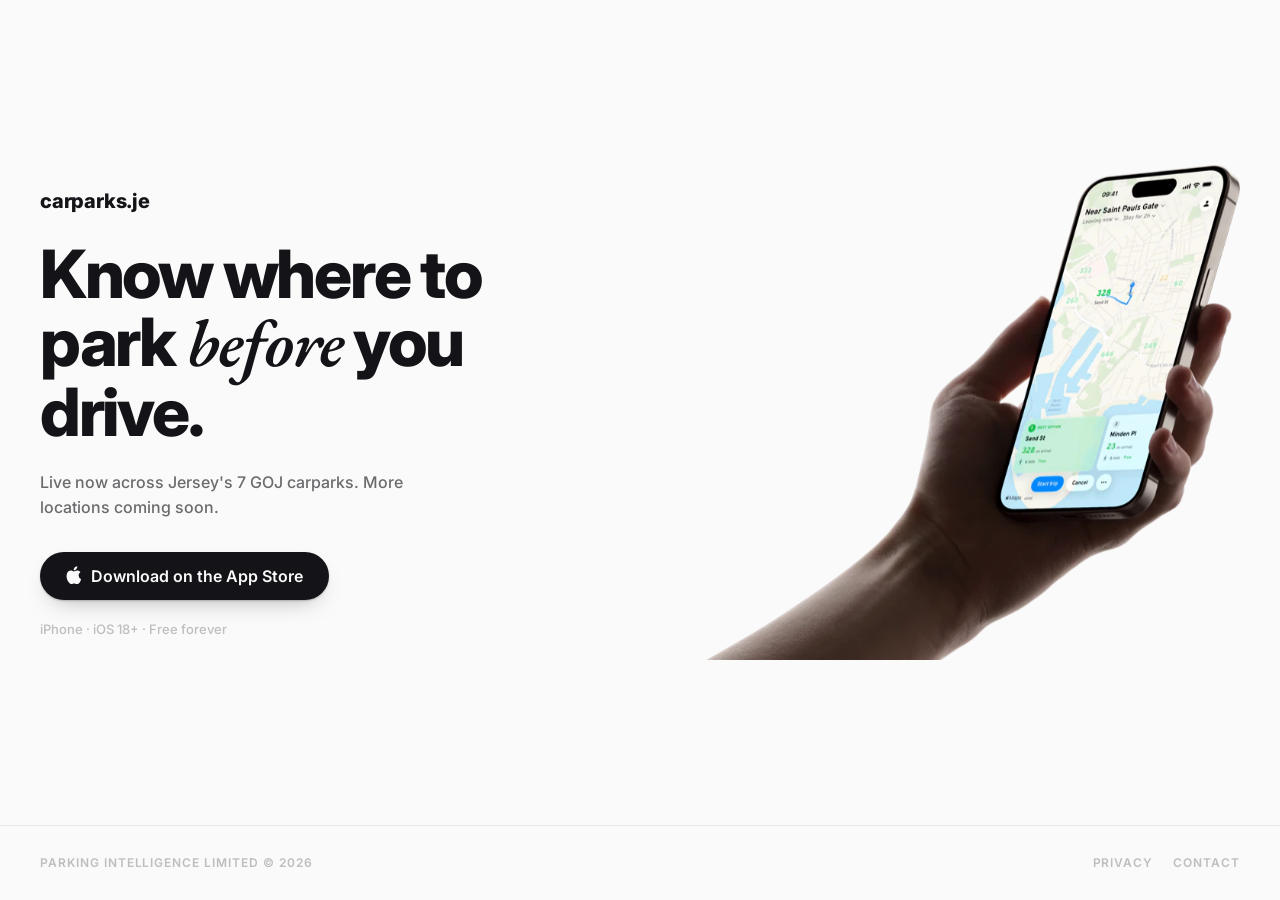
<file: index.html>
<!DOCTYPE html>
<html lang="en-GB">
<head>
  <meta charset="UTF-8">
  <meta name="viewport" content="width=device-width, initial-scale=1, viewport-fit=cover">
  <title>carparks.je — Know where to park before you drive.</title>
  <meta name="description" content="Live now across Jersey's 7 GOJ carparks. More locations coming soon.">
  <meta name="theme-color" content="#fafafa">

  <link rel="icon" href="/favicon.svg" type="image/svg+xml">
  <link rel="apple-touch-icon" href="/apple-touch-icon.png">

  <link rel="preconnect" href="https://fonts.googleapis.com">
  <link rel="preconnect" href="https://fonts.gstatic.com" crossorigin>
  <link href="https://fonts.googleapis.com/css2?family=EB+Garamond:ital,wght@1,600&family=Inter:wght@500;600;700;800&display=swap" rel="stylesheet">

  <link rel="preload" as="image" href="hand.webp" imagesrcset="hand.webp 1x, hand-2x.webp 2x">

  <link rel="stylesheet" href="styles.css">
</head>
<body>
  <section class="hero">
    <div class="hero-inner">
      <div class="hero-copy">
        <p class="hero-brand">carparks.je</p>
        <h1 class="hero-title">
          Know where to park <em>before</em> you drive.
        </h1>
        <p class="hero-sub">
          Live now across Jersey's 7 GOJ carparks. More locations coming soon.
        </p>
        <div class="hero-ctas">
          <a class="btn btn-primary" href="#">
            <svg class="apple-logo" viewBox="0 0 17 20" width="15" height="18" aria-hidden="true">
              <path fill="currentColor" d="M14.3 10.6c0-2.4 2-3.5 2.1-3.6-1.2-1.7-3-1.9-3.7-2-1.5-.2-3 .9-3.8.9-.8 0-2-.9-3.3-.9-1.7 0-3.3 1-4.1 2.5-1.8 3.1-.5 7.7 1.2 10.2.9 1.2 1.9 2.6 3.2 2.6 1.3 0 1.8-.8 3.4-.8s2 .8 3.4.8c1.4 0 2.3-1.2 3.1-2.5.7-1 1-2 1.3-3.1-.1 0-2.6-1-2.8-4.1zM11.7 3.3C12.4 2.4 12.9 1.2 12.8 0c-1 .1-2.3.7-3 1.5-.6.8-1.2 2-1.1 3.2 1.2.1 2.3-.5 3-1.4z"/>
            </svg>
            Download on the App Store
          </a>
        </div>
        <p class="hero-meta">iPhone · iOS 18+ · Free forever</p>
      </div>

      <div class="hero-media">
        <img class="hand" src="hand.webp" srcset="hand.webp 1x, hand-2x.webp 2x" alt="" aria-hidden="true">
      </div>
    </div>
  </section>

  <footer class="site-footer">
    <div class="footer-inner">
      <p class="footer-line">Parking Intelligence Limited &copy; 2026</p>
      <nav class="footer-nav" aria-label="Footer">
        <a href="/privacy">Privacy</a>
        <a href="mailto:hello@carparks.je">Contact</a>
      </nav>
    </div>
  </footer>
</body>
</html>
</file>
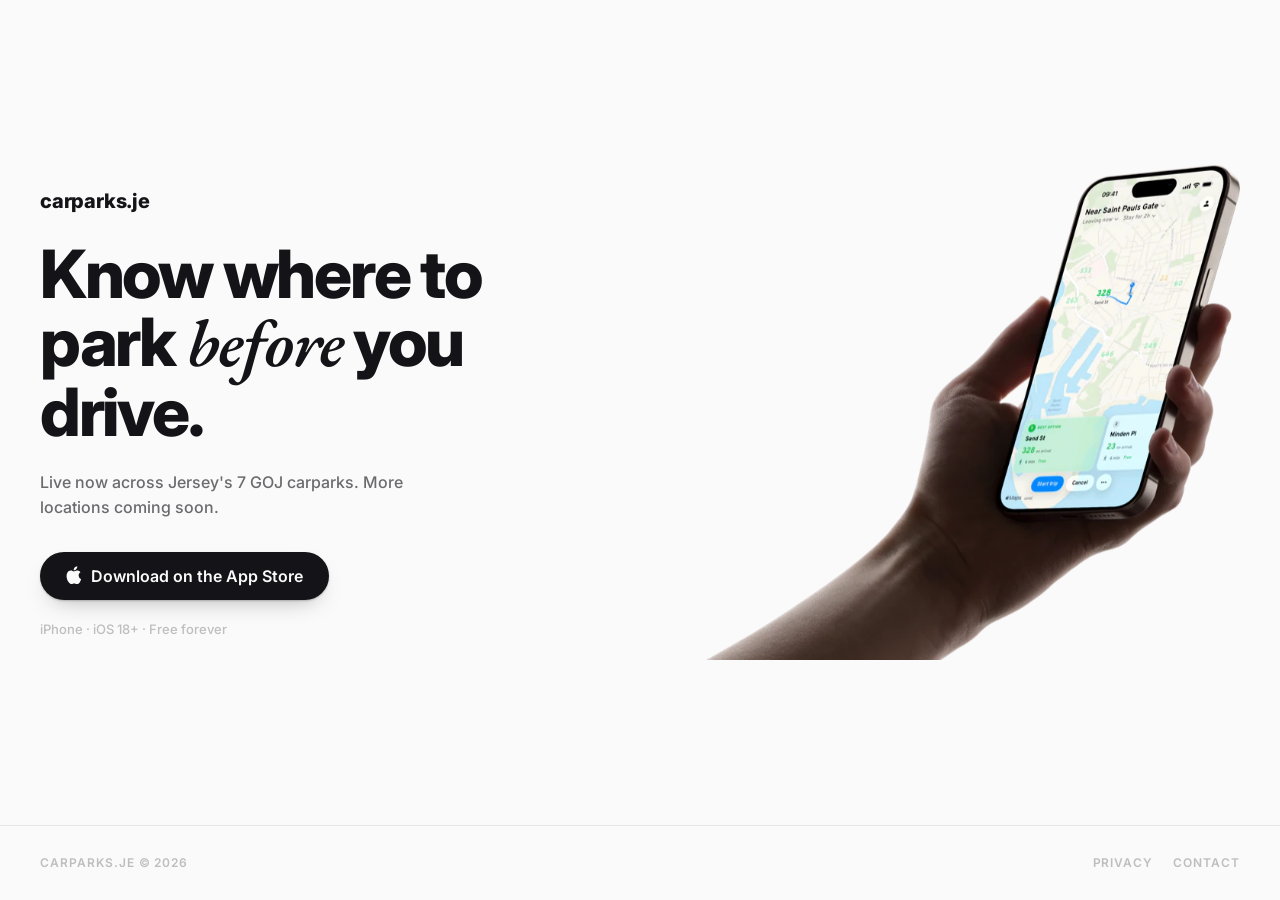
<file: landing.html>
<!DOCTYPE html>
<html lang="en-GB">
<head>
  <meta charset="UTF-8">
  <meta name="viewport" content="width=device-width, initial-scale=1, viewport-fit=cover">
  <title>carparks.je — Know where to park before you drive.</title>
  <meta name="description" content="Live now across Jersey's 7 GOJ carparks. More locations coming soon.">
  <meta name="theme-color" content="#fafafa">

  <link rel="icon" href="/favicon.svg" type="image/svg+xml">
  <link rel="apple-touch-icon" href="/apple-touch-icon.png">

  <link rel="preconnect" href="https://fonts.googleapis.com">
  <link rel="preconnect" href="https://fonts.gstatic.com" crossorigin>
  <link href="https://fonts.googleapis.com/css2?family=EB+Garamond:ital,wght@1,600&family=Inter:wght@500;600;700;800&display=swap" rel="stylesheet">

  <link rel="preload" as="image" href="hand.webp" imagesrcset="hand.webp 1x, hand-2x.webp 2x">

  <link rel="stylesheet" href="styles.css">
</head>
<body>
  <section class="hero">
    <div class="hero-inner">
      <div class="hero-copy">
        <p class="hero-brand">carparks.je</p>
        <h1 class="hero-title">
          Know where to park <em>before</em> you drive.
        </h1>
        <p class="hero-sub">
          Live now across Jersey's 7 GOJ carparks. More locations coming soon.
        </p>
        <div class="hero-ctas">
          <a class="btn btn-primary" href="#">
            <svg class="apple-logo" viewBox="0 0 17 20" width="15" height="18" aria-hidden="true">
              <path fill="currentColor" d="M14.3 10.6c0-2.4 2-3.5 2.1-3.6-1.2-1.7-3-1.9-3.7-2-1.5-.2-3 .9-3.8.9-.8 0-2-.9-3.3-.9-1.7 0-3.3 1-4.1 2.5-1.8 3.1-.5 7.7 1.2 10.2.9 1.2 1.9 2.6 3.2 2.6 1.3 0 1.8-.8 3.4-.8s2 .8 3.4.8c1.4 0 2.3-1.2 3.1-2.5.7-1 1-2 1.3-3.1-.1 0-2.6-1-2.8-4.1zM11.7 3.3C12.4 2.4 12.9 1.2 12.8 0c-1 .1-2.3.7-3 1.5-.6.8-1.2 2-1.1 3.2 1.2.1 2.3-.5 3-1.4z"/>
            </svg>
            Download on the App Store
          </a>
        </div>
        <p class="hero-meta">iPhone · iOS 18+ · Free forever</p>
      </div>

      <div class="hero-media">
        <img class="hand" src="hand.webp" srcset="hand.webp 1x, hand-2x.webp 2x" alt="" aria-hidden="true">
      </div>
    </div>
  </section>

  <footer class="site-footer">
    <div class="footer-inner">
      <p class="footer-line">carparks.je &copy; 2026</p>
      <nav class="footer-nav" aria-label="Footer">
        <a href="/privacy">Privacy</a>
        <a href="mailto:hello@carparks.je">Contact</a>
      </nav>
    </div>
  </footer>
</body>
</html>
</file>
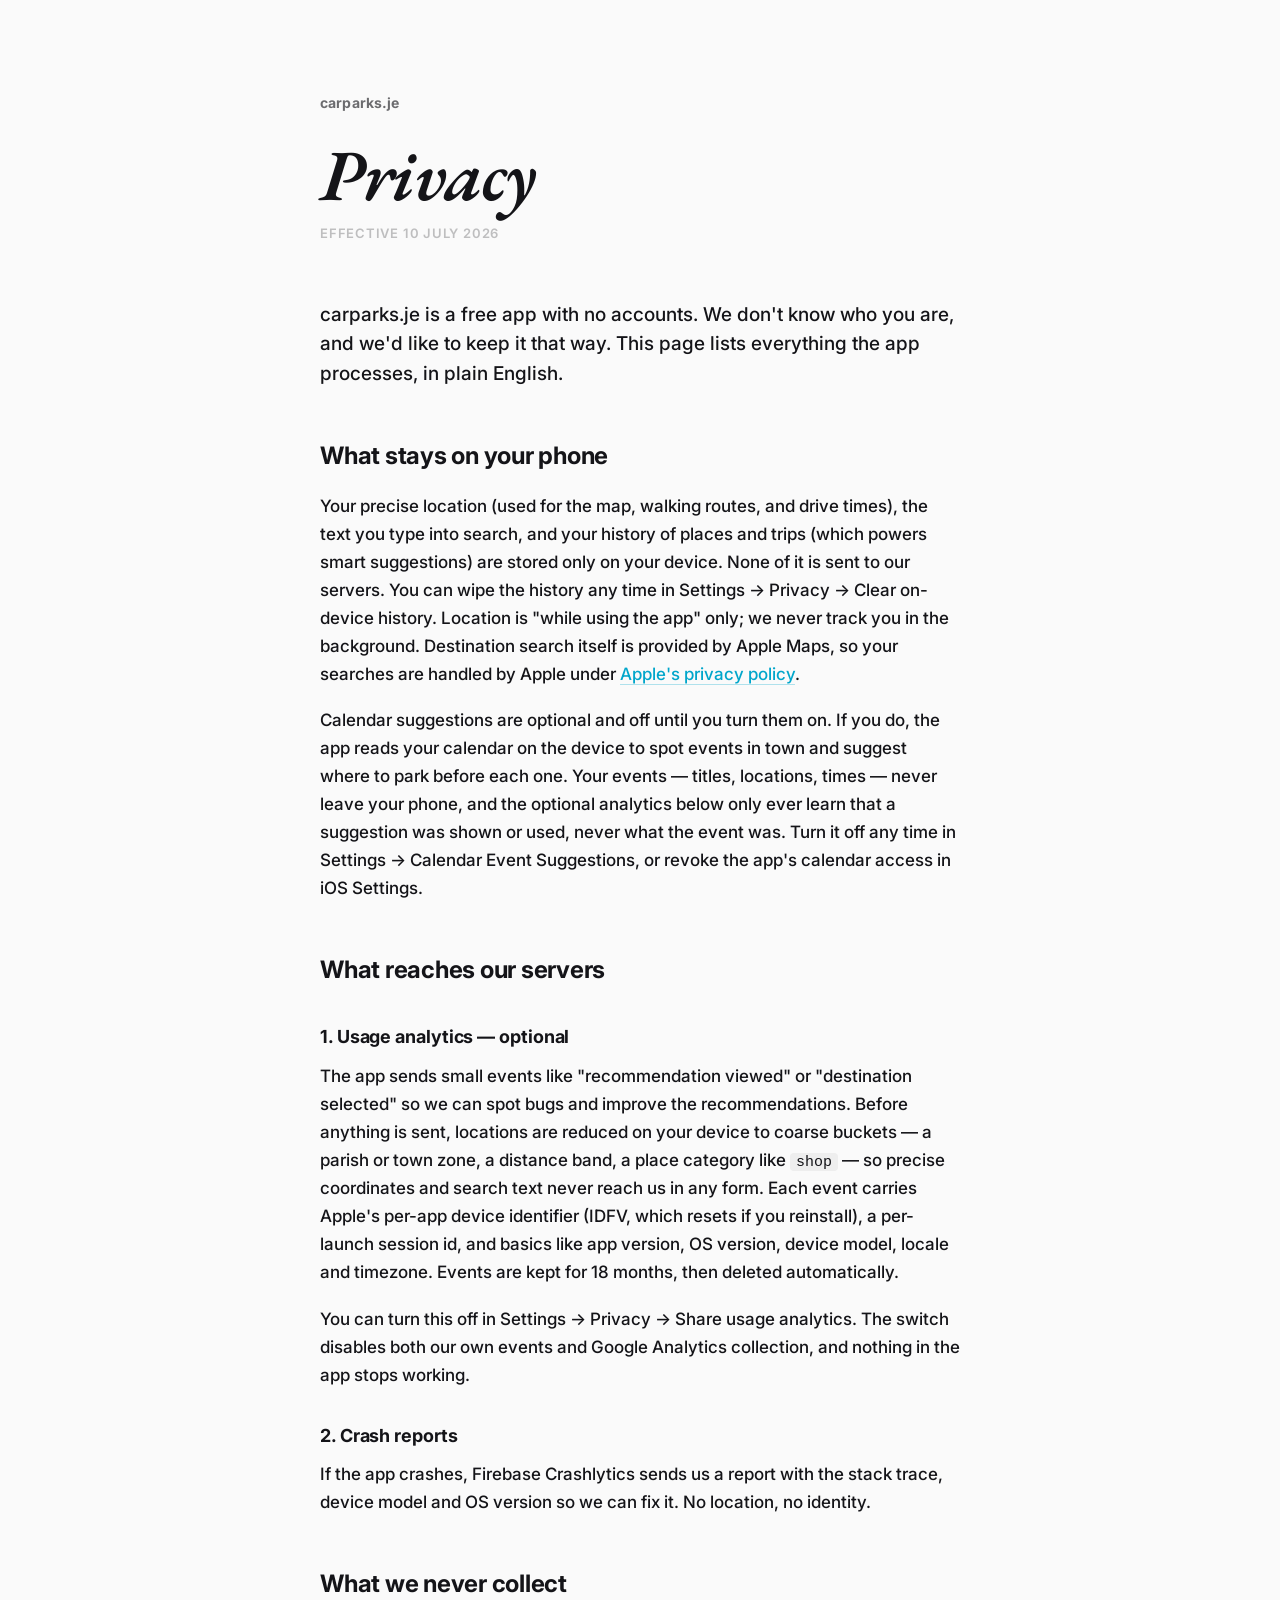
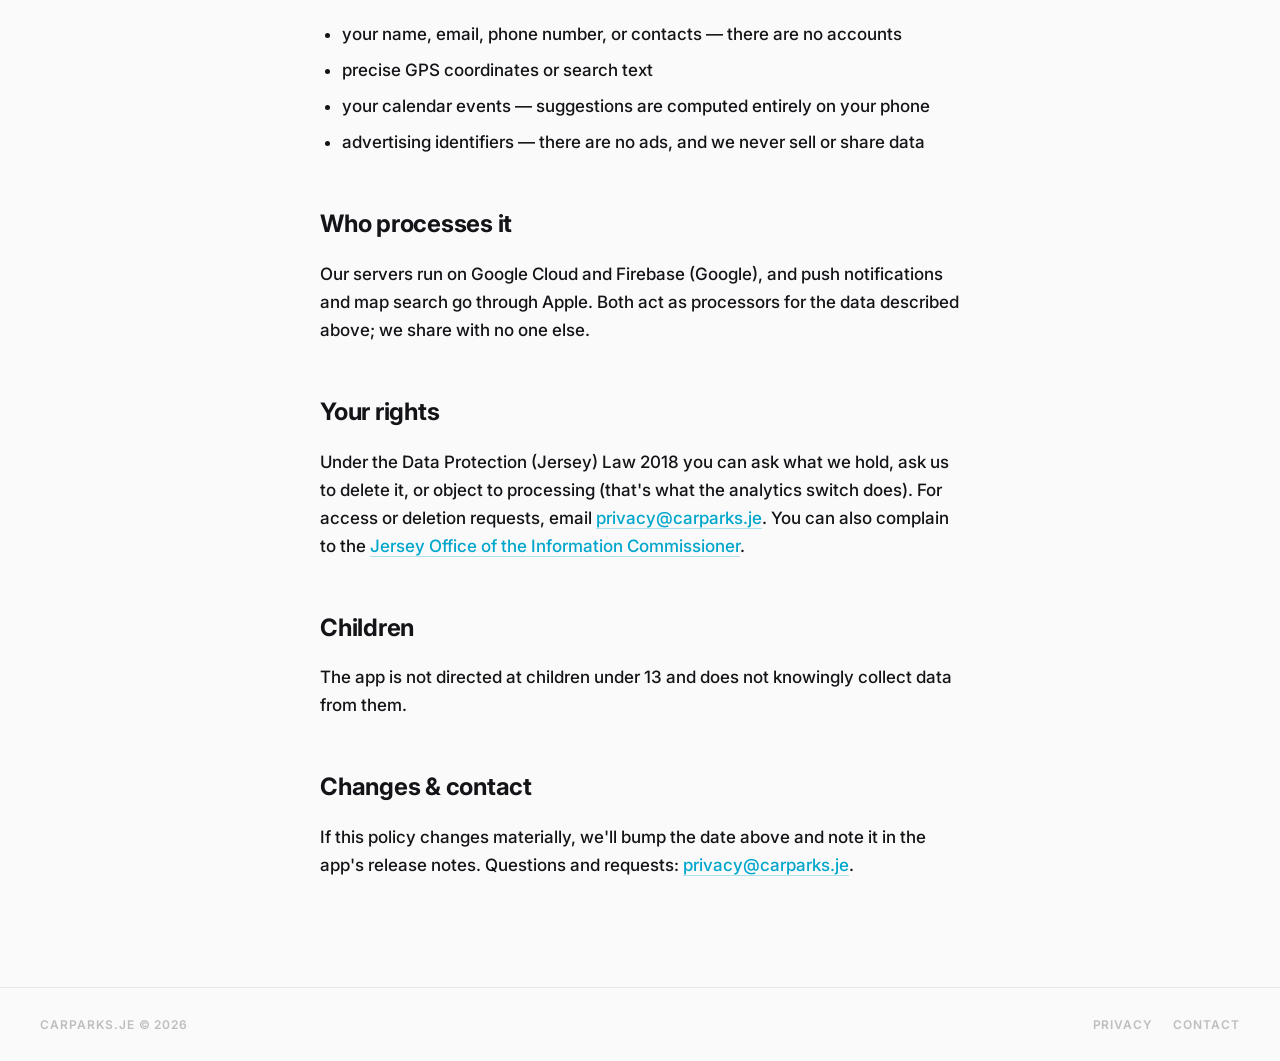
<file: privacy.html>
<!DOCTYPE html>
<html lang="en-GB">
<head>
  <meta charset="UTF-8">
  <meta name="viewport" content="width=device-width, initial-scale=1, viewport-fit=cover">
  <title>Privacy — carparks.je</title>
  <meta name="description" content="What carparks.je collects, why, and what you can do about it.">
  <meta name="theme-color" content="#fafafa">

  <link rel="icon" href="/favicon.svg" type="image/svg+xml">
  <link rel="apple-touch-icon" href="/apple-touch-icon.png">

  <link rel="preconnect" href="https://fonts.googleapis.com">
  <link rel="preconnect" href="https://fonts.gstatic.com" crossorigin>
  <link href="https://fonts.googleapis.com/css2?family=EB+Garamond:ital,wght@1,600&family=Inter:wght@500;600;700;800&display=swap" rel="stylesheet">

  <link rel="stylesheet" href="styles.css">
</head>
<body>
  <main class="prose">
    <header class="prose-header">
      <a class="prose-brand" href="/">carparks.je</a>
      <h1 class="prose-title">Privacy</h1>
      <p class="prose-meta">Effective 10 July 2026</p>
    </header>

    <section class="prose-body">
      <p class="lede">
        carparks.je is a free app with no accounts. We don't know who you
        are, and we'd like to keep it that way. This page lists everything
        the app processes, in plain English.
      </p>

      <h2>What stays on your phone</h2>
      <p>
        Your precise location (used for the map, walking routes, and drive
        times), the text you type into search, and your history of places
        and trips (which powers smart suggestions) are stored only on your
        device. None of it is sent to our servers. You can wipe the
        history any time in Settings&nbsp;→&nbsp;Privacy&nbsp;→&nbsp;Clear
        on-device history. Location is "while using the app" only; we
        never track you in the background. Destination search itself is
        provided by Apple Maps, so your searches are handled by Apple
        under <a href="https://www.apple.com/legal/privacy/" rel="noopener">Apple's privacy policy</a>.
      </p>
      <p>
        Calendar suggestions are optional and off until you turn them on.
        If you do, the app reads your calendar on the device to spot
        events in town and suggest where to park before each one. Your
        events — titles, locations, times — never leave your phone, and
        the optional analytics below only ever learn that a suggestion
        was shown or used, never what the event was. Turn it off any
        time in Settings&nbsp;→&nbsp;Calendar&nbsp;Event&nbsp;Suggestions,
        or revoke the app's calendar access in iOS Settings.
      </p>

      <h2>What reaches our servers</h2>

      <h3>1. Usage analytics — optional</h3>
      <p>
        The app sends small events like "recommendation viewed" or
        "destination selected" so we can spot bugs and improve the
        recommendations. Before
        anything is sent, locations are reduced on your device to coarse
        buckets — a parish or town zone, a distance band, a place category
        like <code>shop</code> — so precise coordinates and search text
        never reach us in any form. Each event carries Apple's per-app
        device identifier (IDFV, which resets if you reinstall), a
        per-launch session id, and basics like app version, OS version,
        device model, locale and timezone. Events are kept for 18 months,
        then deleted automatically.
      </p>
      <p>
        You can turn this off in Settings&nbsp;→&nbsp;Privacy&nbsp;→&nbsp;Share
        usage analytics. The switch disables both our own events and
        Google Analytics collection, and nothing in the app stops working.
      </p>

      <h3>2. Crash reports</h3>
      <p>
        If the app crashes, Firebase Crashlytics sends us a report with
        the stack trace, device model and OS version so we can fix it.
        No location, no identity.
      </p>

      <h2>What we never collect</h2>
      <ul>
        <li>your name, email, phone number, or contacts — there are no accounts</li>
        <li>precise GPS coordinates or search text</li>
        <li>your calendar events — suggestions are computed entirely on your phone</li>
        <li>advertising identifiers — there are no ads, and we never sell or share data</li>
      </ul>

      <h2>Who processes it</h2>
      <p>
        Our servers run on Google Cloud and Firebase (Google), and push
        notifications and map search go through Apple. Both act as
        processors for the data described above; we share with no one
        else.
      </p>

      <h2>Your rights</h2>
      <p>
        Under the Data Protection (Jersey) Law 2018 you can ask what we
        hold, ask us to delete it, or object to processing (that's what
        the analytics switch does). For access or deletion requests,
        email <a href="mailto:privacy@carparks.je">privacy@carparks.je</a>.
        You can also complain to the
        <a href="https://oicjersey.org/" rel="noopener">Jersey Office of the Information Commissioner</a>.
      </p>

      <h2>Children</h2>
      <p>
        The app is not directed at children under 13 and does not
        knowingly collect data from them.
      </p>

      <h2>Changes &amp; contact</h2>
      <p>
        If this policy changes materially, we'll bump the date above and
        note it in the app's release notes. Questions and requests:
        <a href="mailto:privacy@carparks.je">privacy@carparks.je</a>.
      </p>
    </section>
  </main>

  <footer class="site-footer">
    <div class="footer-inner">
      <p class="footer-line">carparks.je &copy; 2026</p>
      <nav class="footer-nav" aria-label="Footer">
        <a href="/privacy">Privacy</a>
        <a href="mailto:hello@carparks.je">Contact</a>
      </nav>
    </div>
  </footer>
</body>
</html>
</file>
<file: styles.css>
/* ════════════════════════════════════════════════
   carparks.je — landing
   Single-page split: copy left, phones right
   ════════════════════════════════════════════════ */

:root {
  --bg:        #fafafa;
  --ink:       #141418;
  --ink-muted: rgba(20, 20, 24, 0.62);
  --ink-soft:  rgba(20, 20, 24, 0.26);
  --border:    rgba(20, 20, 24, 0.08);

  --accent: #1ba4c6;

  --radius-pill: 999px;

  --font-sans:  'Inter', -apple-system, BlinkMacSystemFont, 'Segoe UI', system-ui, sans-serif;
  --font-serif: 'EB Garamond', 'Iowan Old Style', Georgia, serif;

  --max:    1200px;
  --gutter: clamp(20px, 4vw, 40px);

  --ease: cubic-bezier(0.22, 0.61, 0.36, 1);
}

@supports (color: color(display-p3 0 0 0)) {
  :root { --accent: color(display-p3 0.10 0.64 0.78); }
}

/* ──────── reset ──────── */
*, *::before, *::after { box-sizing: border-box; }
html { -webkit-text-size-adjust: 100%; }
body {
  margin: 0;
  min-height: 100svh;
  display: flex;
  flex-direction: column;
  font-family: var(--font-sans);
  font-weight: 500;
  font-size: 17px;
  line-height: 1.5;
  color: var(--ink);
  background: var(--bg);
  overflow-x: hidden;
  -webkit-font-smoothing: antialiased;
  -moz-osx-font-smoothing: grayscale;
}
img, svg { display: block; max-width: 100%; }
a { color: inherit; text-decoration: none; }
h1, p { margin: 0; }

/* ════════════════ HERO ════════════════ */
.hero {
  flex: 1 1 auto;
  padding: clamp(40px, 7vw, 96px) var(--gutter);
  display: flex;
  align-items: center;
}
.hero-inner {
  max-width: var(--max);
  width: 100%;
  margin: 0 auto;
  display: grid;
  grid-template-columns: 1.05fr 0.95fr;
  gap: clamp(40px, 6vw, 80px);
  align-items: center;
}

/* ── copy column ── */
.hero-copy { max-width: 520px; }

.hero-brand {
  font-size: 20px;
  font-weight: 800;
  letter-spacing: -0.01em;
  color: var(--ink);
  margin-bottom: 24px;
}

.hero-title {
  font-size: clamp(2.6rem, 5.2vw, 4.5rem);
  font-weight: 800;
  line-height: 1.03;
  letter-spacing: -0.034em;
  color: var(--ink);
  margin-bottom: 24px;
}
.hero-title em {
  font-family: var(--font-serif);
  font-style: italic;
  font-weight: 600;
  letter-spacing: -0.015em;
}

.hero-sub {
  font-size: clamp(1rem, 1.2vw, 1.15rem);
  line-height: 1.55;
  color: var(--ink-muted);
  max-width: 42ch;
  margin-bottom: 32px;
}

.hero-ctas {
  display: flex;
  flex-wrap: wrap;
  gap: 10px;
  margin-bottom: 20px;
}

.hero-meta {
  font-size: 13px;
  color: var(--ink-soft);
}

/* ── CTA button ── */
.btn {
  display: inline-flex;
  align-items: center;
  gap: 10px;
  padding: 15px 26px;
  font-size: 16px;
  font-weight: 600;
  line-height: 1;
  border-radius: var(--radius-pill);
  white-space: nowrap;
  transition: transform 0.2s var(--ease), background 0.2s var(--ease);
}
.btn-primary {
  background: var(--ink);
  color: var(--bg);
  box-shadow: 0 1px 2px rgba(0,0,0,0.2), 0 10px 24px -12px rgba(0,0,0,0.35);
}
.btn-primary:hover {
  transform: translateY(-1px);
  background: #2a2a32;
}
.apple-logo { transform: translateY(-1px); }

/* ── hero hand image ── */
.hero-media {
  display: flex;
  justify-content: center;
  align-items: center;
}
.hand {
  width: 100%;
  max-width: 560px;
  height: auto;
  display: block;
}

/* ════════════════ PROSE (long-form pages — privacy, terms…) ════════════════ */
.prose {
  flex: 1 1 auto;
  padding: clamp(40px, 7vw, 96px) var(--gutter);
  max-width: 720px;
  margin: 0 auto;
  width: 100%;
}

.prose-header {
  margin-bottom: clamp(32px, 5vw, 56px);
}
.prose-brand {
  display: inline-block;
  font-size: 14px;
  font-weight: 700;
  letter-spacing: 0.01em;
  color: var(--ink-muted);
  margin-bottom: 24px;
  transition: color 0.2s var(--ease);
}
.prose-brand:hover { color: var(--ink); }
.prose-title {
  font-family: var(--font-serif);
  font-style: italic;
  font-weight: 600;
  font-size: clamp(40px, 7vw, 72px);
  line-height: 1.05;
  letter-spacing: -0.02em;
  color: var(--ink);
  margin: 0 0 12px;
}
.prose-meta {
  font-size: 13px;
  font-weight: 600;
  letter-spacing: 0.06em;
  text-transform: uppercase;
  color: var(--ink-soft);
}

.prose-body {
  font-size: 17px;
  line-height: 1.65;
  color: var(--ink);
}
.prose-body .lede {
  font-size: 19px;
  line-height: 1.55;
  color: var(--ink);
  margin-bottom: 28px;
}
.prose-body p { margin: 0 0 18px; }
.prose-body h2 {
  font-family: var(--font-sans);
  font-weight: 700;
  font-size: 24px;
  letter-spacing: -0.01em;
  color: var(--ink);
  margin: 48px 0 16px;
}
.prose-body h3 {
  font-family: var(--font-sans);
  font-weight: 700;
  font-size: 18px;
  letter-spacing: -0.005em;
  color: var(--ink);
  margin: 32px 0 10px;
}
.prose-body ul {
  margin: 0 0 18px;
  padding-left: 22px;
}
.prose-body li {
  margin: 0 0 8px;
}
.prose-body a {
  color: var(--accent);
  border-bottom: 1px solid color-mix(in srgb, var(--accent) 30%, transparent);
  transition: border-color 0.2s var(--ease);
}
.prose-body a:hover {
  border-bottom-color: var(--accent);
}
.prose-body code {
  font-family: ui-monospace, SFMono-Regular, Menlo, Consolas, monospace;
  font-size: 0.88em;
  padding: 1px 6px;
  border-radius: 4px;
  background: rgba(20, 20, 24, 0.05);
  color: var(--ink);
}
.prose-body strong { font-weight: 700; }

@media (max-width: 600px) {
  .prose-body { font-size: 16px; }
  .prose-body .lede { font-size: 17px; }
  .prose-body h2 { font-size: 22px; margin-top: 40px; }
}

/* ════════════════ FOOTER ════════════════ */
.site-footer {
  padding: 28px var(--gutter);
  border-top: 1px solid var(--border);
}
.footer-inner {
  max-width: var(--max);
  margin: 0 auto;
  display: flex;
  align-items: center;
  justify-content: space-between;
  flex-wrap: wrap;
  gap: 12px;
}
.footer-line,
.footer-nav a {
  font-size: 12px;
  font-weight: 600;
  letter-spacing: 0.08em;
  text-transform: uppercase;
  color: var(--ink-soft);
}
.footer-nav {
  display: inline-flex;
  gap: 20px;
}
.footer-nav a { transition: color 0.2s var(--ease); }
.footer-nav a:hover { color: var(--ink); }

/* ════════════════ RESPONSIVE ════════════════ */
@media (max-width: 900px) {
  .hero { padding: 28px var(--gutter) 40px; }
  .hero-inner {
    grid-template-columns: 1fr;
    gap: 40px;
  }
  .hero-copy { margin: 0 auto; max-width: 620px; }
  .hand { max-width: min(90vw, 480px); }
}

@media (max-width: 520px) {
  .footer-inner {
    justify-content: center;
    text-align: center;
  }
}

@media (prefers-reduced-motion: reduce) {
  *, *::before, *::after {
    animation-duration: 0.01ms !important;
    transition-duration: 0.01ms !important;
  }
}
</file>
